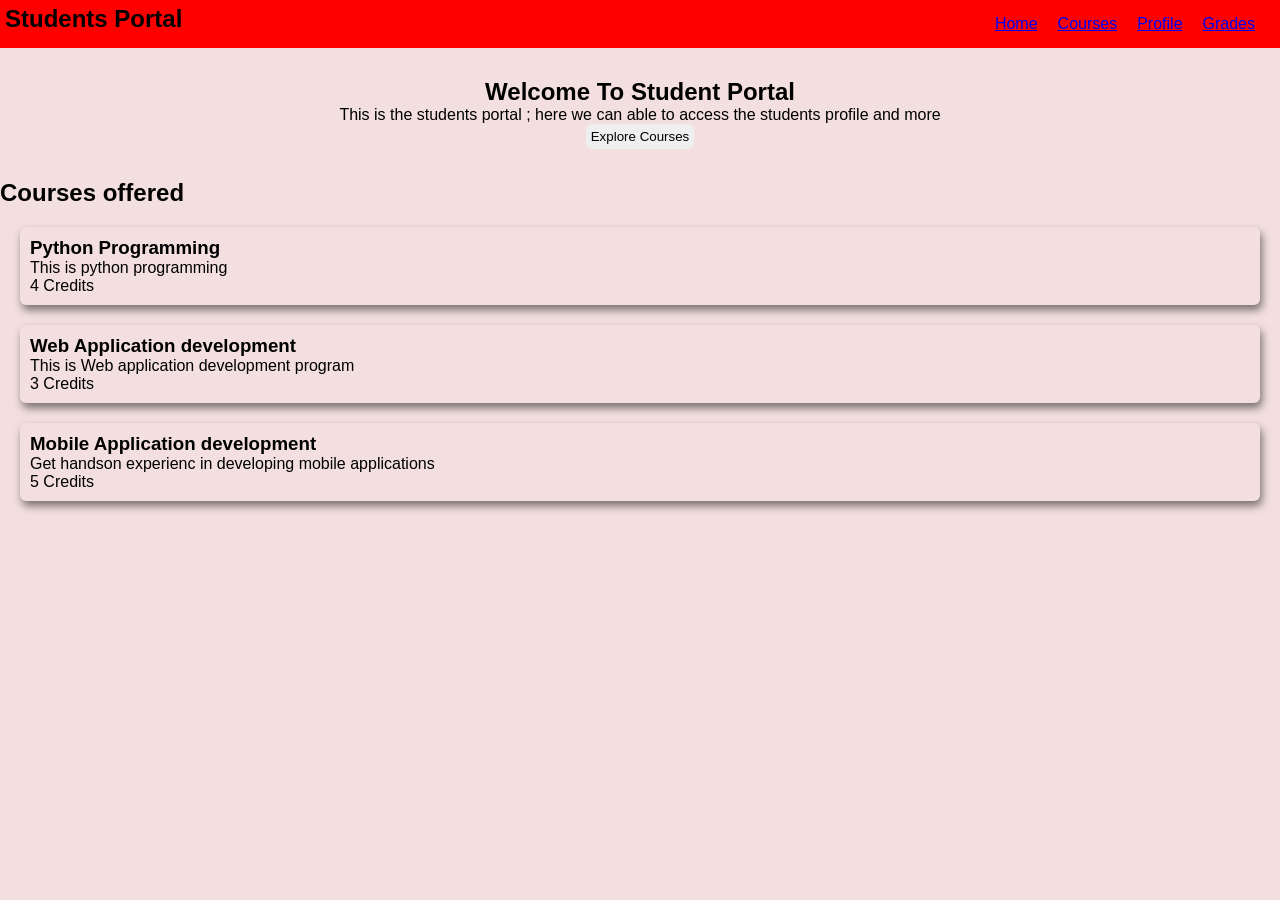
<file: pythonframework handson/Frontend Development/Module2_FrontendDev/vinoth/handson_01/index.html>
<!DOCTYPE html>
<html lang="en">
<head>
    <meta charset="UTF-8">
    <meta name="viewport" content="width=device-width, initial-scale=1.0">
    <title>Students Portal</title>
    <link rel="stylesheet" href="styles.css">
</head>
<body>
    <header>
        <h2>Students Portal</h2>
        <nav>
            <ul>
                <li><a href="#">Home</a></li>
                <li><a href="#">Courses</a></li>
                <li><a href="#">Profile</a></li>
                <li><a href="#">Grades</a></li>
            </ul>
        </nav>
    </header>
    <main>
        <section id = "hero">
            <h1>Welcome To Student Portal</h1>
            <p>This is the students portal ; here we can able to access the students profile and more</p>
            <button>Explore Courses</button>
        </section>
        <section id = "courses">
            <h2>Courses offered</h2>
            <article class="course-card">
                <h3>Python Programming</h3>
                <p>This is python programming</p>
                <span>4 Credits</span>
            </article>
            <article class="course-card">
                <h3>Web Application development</h3>
                <p>This is Web application development program </p>
                <span>3 Credits</span>
            </article>
            <article class="course-card">
                <h3>Mobile Application development</h3>
                <p>Get handson experienc in developing mobile applications</p>
                <span>5 Credits</span>
            </article>
        </section>
    </main>
    <footer>

    </footer>
</body>
</html>
</file>
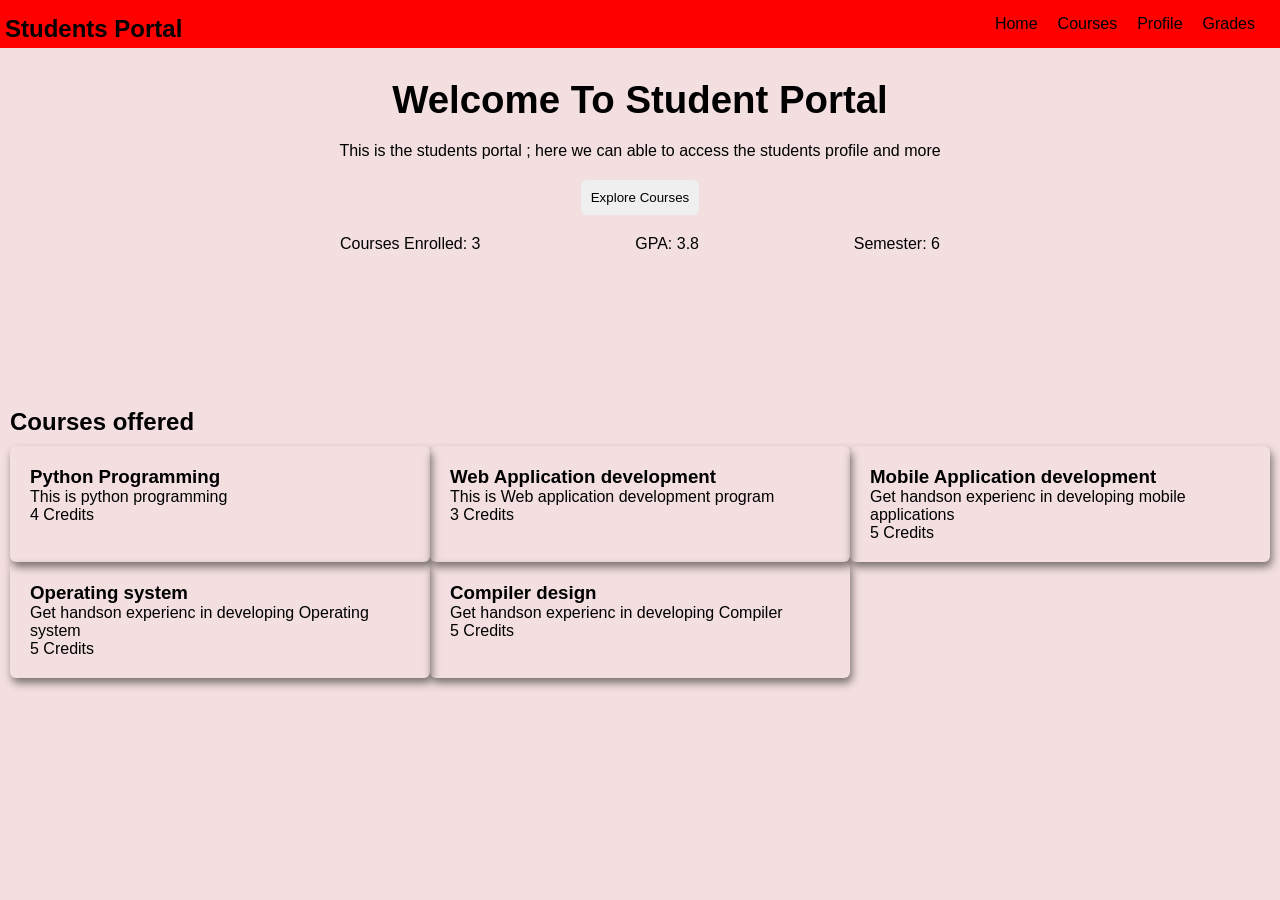
<file: pythonframework handson/Frontend Development/Module2_FrontendDev/vinoth/handson_02/index.html>
<!DOCTYPE html>
<html lang="en">
<head>
    <meta charset="UTF-8">
    <meta name="viewport" content="width=device-width, initial-scale=1.0">
    <title>Students Portal</title>
    <link rel="stylesheet" href="styles.css">
</head>
<body>
    <header>
        <h2>Students Portal</h2>
        <nav>
            <div class="menu-icon">☰</div>
            <ul class="nav-links">
                <li><a href="#">Home</a></li>
                <li><a href="#">Courses</a></li>
                <li><a href="#">Profile</a></li>
                <li><a href="#">Grades</a></li>
            </ul>
        </nav>
    </header>
    <main>
        <section id = "hero">
            <h1>Welcome To Student Portal</h1>
            <p>This is the students portal ; here we can able to access the students profile and more</p>
            <button>Explore Courses</button>
            <div class="stats-bar">
                <span>Courses Enrolled: 3</span>
                <span>GPA: 3.8</span>
                <span>Semester: 6</span>
            </div>
        </section>
        <section id = "courses">
            <h2>Courses offered</h2>
            <div class="course-grid">
            <article class="course-card">
                <h3>Python Programming</h3>
                <p>This is python programming</p>
                <span>4 Credits</span>
            </article>
            <article class="course-card">
                <h3>Web Application development</h3>
                <p>This is Web application development program </p>
                <span>3 Credits</span>
            </article>
            <article class="course-card">
                <h3>Mobile Application development</h3>
                <p>Get handson experienc in developing mobile applications</p>
                <span>5 Credits</span>
            </article>
            <article class="course-card">
                <h3>Operating system</h3>
                <p>Get handson experienc in developing Operating system</p>
                <span>5 Credits</span>
            </article>
            <article class="course-card">
                <h3>Compiler design</h3>
                <p>Get handson experienc in developing Compiler</p>
                <span>5 Credits</span>
            </article>
            </div>
        </section>
    </main>
    <footer>

    </footer>
</body>
</html>
</file>
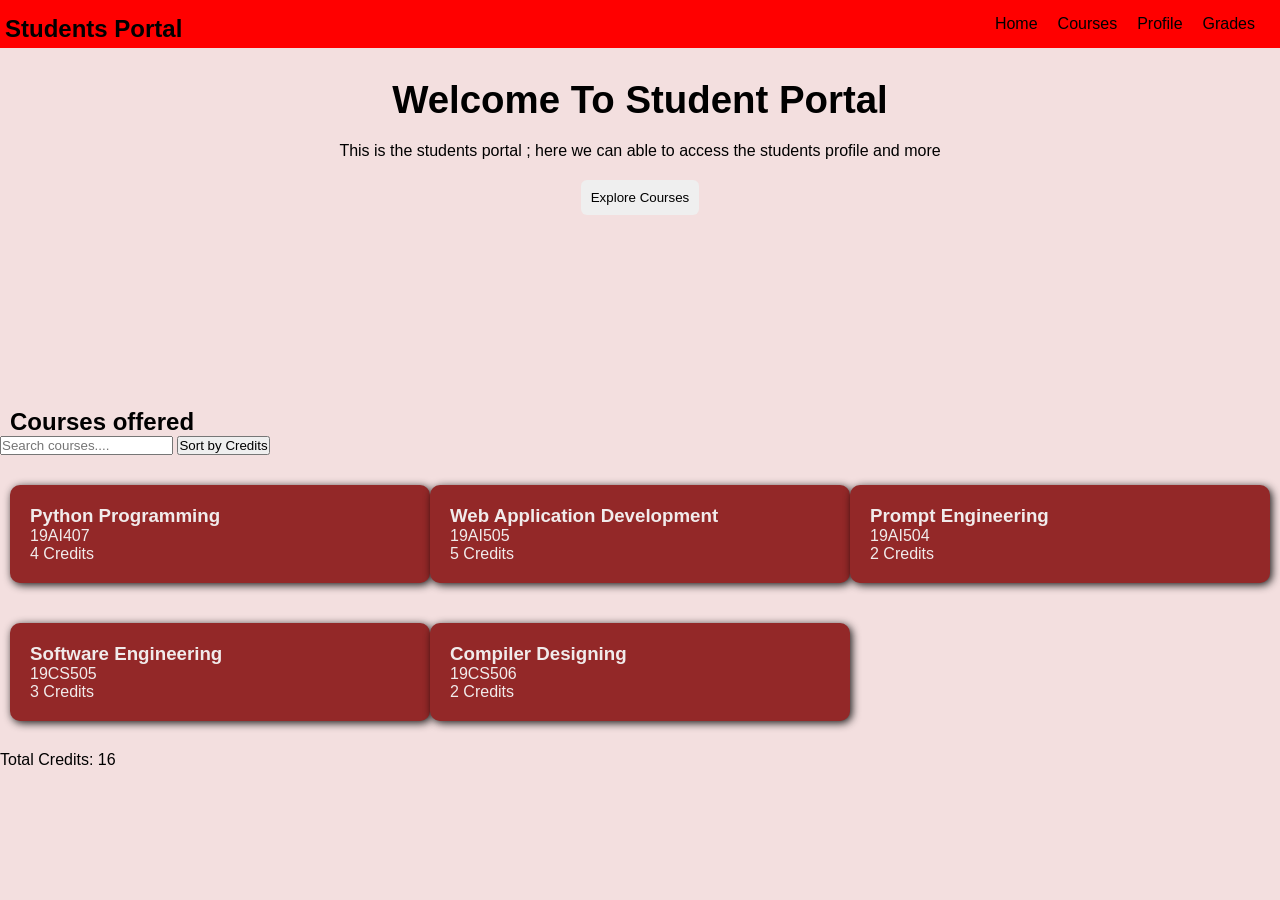
<file: pythonframework handson/Frontend Development/Module2_FrontendDev/vinoth/handson_03/index.html>
<!DOCTYPE html>
<html lang="en">
<head>
    <meta charset="UTF-8">
    <meta name="viewport" content="width=device-width, initial-scale=1.0">
    <title>Students Portal</title>
    <link rel="stylesheet" href="styles.css">
</head>
<body>
    <header>
        <h2>Students Portal</h2>
        <nav>
            <ul>
                <li><a href="#">Home</a></li>
                <li><a href="#">Courses</a></li>
                <li><a href="#">Profile</a></li>
                <li><a href="#">Grades</a></li>
            </ul>
        </nav>
    </header>
    <main>
        <section id = "hero">
            <h1>Welcome To Student Portal</h1>
            <p>This is the students portal ; here we can able to access the students profile and more</p>
            <button id = "explore-button">Explore Courses</button>
        </section>
        <section id = "courses">
            <h2>Courses offered</h2>
            <input 
                type="text"
                id="search-input"
                placeholder="Search courses....">
            <button id="sort-credits">Sort by Credits</button>
            <div class="course-grid">
            <!-- <article class="course-class">
                <h3>Python Programming</h3>
                <p>This is python programming</p>
                <span>4 Credits</span>
            </article>
            <article class="course-class">
                <h3>Web Application development</h3>
                <p>This is Web application development program </p>
                <span>3 Credits</span>
            </article>
            <article class="course-class">
                <h3>Mobile Application development</h3>
                <p>Get handson experienc in developing mobile applications</p>
                <span>5 Credits</span>
            </article>
            <article class="course-class">
                <h3>Operating system</h3>
                <p>Get handson experienc in developing Operating system</p>
                <span>5 Credits</span>
            </article>
            <article class="course-class">
                <h3>Compiler design</h3>
                <p>Get handson experienc in developing Compiler</p>
                <span>5 Credits</span>
            </article> -->


            </div>
            <p id="total-credits"></p>
        </section>
    </main>
    <footer>

    </footer>
    <script type="module" src="./app.js"></script>
</body>
</html>
</file>
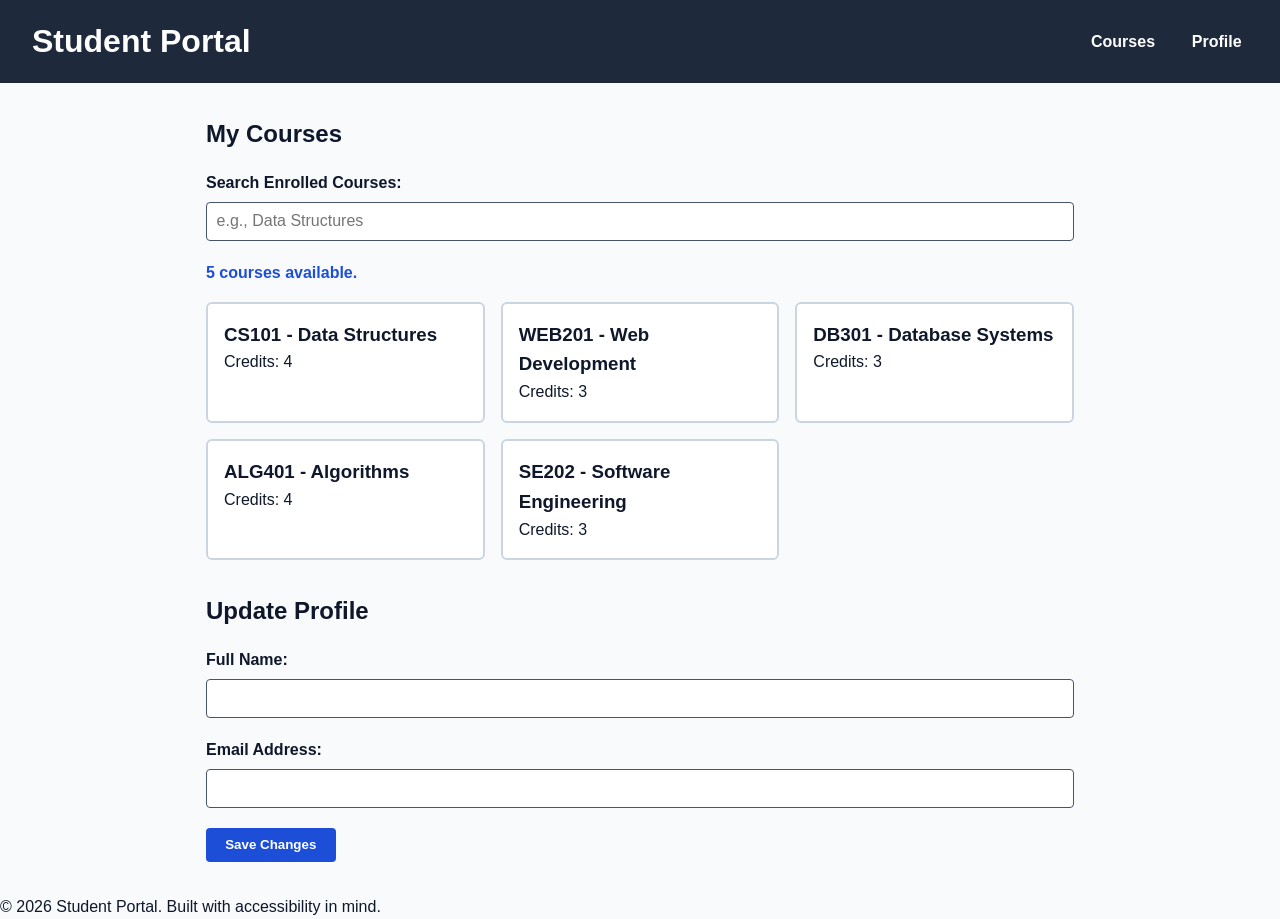
<file: pythonframework handson/Frontend Development/Module2_FrontendDev/vinoth/handson_09/index.html>
<!DOCTYPE html>
<html lang="en">
<head>
  <!-- Initial Lighthouse Score Record: 78/100 -> Target: 100/100 -->
  <!-- Audit Fixes: Added alt attributes, explicit labels, ARIA landmarks, correct heading hierarchy -->
  <meta charset="UTF-8">
  <meta name="viewport" content="width=device-width, initial-scale=1.0">
  <title>Student Portal - Accessible</title>
  <link rel="stylesheet" href="styles.css">
</head>
<body>

  <!-- Site Header Landmark -->
  <header>
    <h1>Student Portal</h1>
    
    <!-- Navigation Landmark with ARIA label -->
    <nav aria-label="Main navigation">
      <ul>
        <li><a href="#courses" aria-current="page">Courses</a></li>
        <li><a href="#profile">Profile</a></li>
      </ul>
    </nav>
  </header>

  <!-- Main Landmark -->
  <main>
    <section id="courses" aria-labelledby="courses-heading">
      <h2 id="courses-heading">My Courses</h2>

      <!-- Search Form Controls with Explicit Label -->
      <div class="search-box">
        <label for="course-search">Search Enrolled Courses:</label>
        <input 
          type="text" 
          id="course-search" 
          placeholder="e.g., Data Structures"
        >
      </div>

      <!-- ARIA Live Region for Screen Reader Announcements -->
      <div 
        id="search-status" 
        role="status" 
        aria-live="polite" 
        class="sr-only-status"
      >
        5 courses available.
      </div>

      <!-- Dynamic Course Grid Container -->
      <div class="course-grid" id="course-grid"></div>
    </section>

    <!-- Accessible Form Section -->
    <section id="profile" aria-labelledby="profile-heading">
      <h2 id="profile-heading">Update Profile</h2>
      <form id="profile-form">
        <div class="form-field">
          <label for="student-name">Full Name:</label>
          <input type="text" id="student-name" required>
        </div>

        <div class="form-field">
          <label for="student-email">Email Address:</label>
          <input type="email" id="student-email" required>
        </div>

        <button type="submit">Save Changes</button>
      </form>
    </section>
  </main>

  <!-- Footer Landmark -->
  <footer>
    <p>&copy; 2026 Student Portal. Built with accessibility in mind.</p>
  </footer>

  <script src="app.js"></script>
</body>
</html>
</file>
<file: pythonframework handson/Frontend Development/Module2_FrontendDev/vinoth/handson_01/styles.css>
*{
    margin: 0;
    padding: 0;
    box-sizing: border-box;
}
body{
    font-family: Arial, Helvetica, sans-serif;
    background-color: rgb(243, 223, 223);
    color: black;
}
header{
    padding: 5px;
    background-color: red ;
    display: flex;
    justify-content: space-between;
}
nav ul{
    display: flex;
    list-style: none;
    gap: 20px;
    padding: 10px;
    cursor: pointer;
    margin-right: 10px;
    
}

#hero{
    text-align: center;
    padding: 30px;
}
#hero button{
    padding: 5px;
    border: 10px;
    border-color: black;
    border-radius: 6px;
    cursor: pointer;
}
#hero button:hover{
    background-color: crimson;
    color: whitesmoke;
}
.course-card{
    padding: 10px;
    border: 2px;
    margin: 20px;
    border-color: black;
    border-radius: 6px;
    box-shadow: 2px 5px 8px rgb(0,0,0,0.5);
}
</file>
<file: pythonframework handson/Frontend Development/Module2_FrontendDev/vinoth/handson_02/styles.css>
*{
    margin: 0;
    padding: 0;
    box-sizing: border-box;
}
body{
    font-family: Arial, Helvetica, sans-serif;
    background-color: rgb(243, 223, 223);
    color: black;
}
header{
    padding: 5px;
    background-color: red ;
    display: flex;
    justify-content: space-between;
    align-items: center;

    h2{
        padding-top: 10px;
    }
}
nav {
    display: flex;
    align-items: center;
    gap: 10px;
}
.menu-icon {
    display: block;
    font-size: 24px;
    cursor: pointer;
}
nav .nav-links{
    display: none;
    list-style: none;
    gap: 20px;
    padding: 10px;
    cursor: pointer;
    margin-right: 10px;
}
nav a{
    text-decoration-color: black;
    text-decoration: none;
    color: black;
}
#hero{
    text-align: center;
    padding: 30px;
    display: flex;
    flex-direction: column;
    align-items: center;
    min-height: 40vh;
    p{
        margin-bottom: 20px;
    }
    h1{
        margin-bottom: 20px;
        font-size:clamp(1.5rem,3vw,2.5rem);
    }
}
#hero button{
    padding: 10px;
    border: 11px;
    border-color: black;
    border-radius: 6px;
    cursor: pointer;
}
#hero button:hover{
    background-color: crimson;
    color: whitesmoke;
}
.stats-bar {
    display: flex;
    justify-content: space-between;
    width: 100%;
    max-width: 600px;
    margin-top: 20px;
}
.course-card{
    padding: 20px;
    border: 2px;
    border-color: black;
    border-radius: 6px;
    box-shadow: 2px 5px 8px rgb(0,0,0,0.5);
}
#courses h2{
    margin-left: 10px;
    
}
/* .course-grid{
    display: grid;
    grid-template-columns: repeat(auto-fit,minmax(280px,1fr));
    gap: 10px;
    margin: 10px;
} */

/* mobile first implementation */

.course-grid{
    display: grid;
    grid-template-columns: 1fr;
    margin: 10px;
}

@media (min-width : 768px){
    .nav-links {
        display: flex !important;
    }
    .menu-icon {
        display: none;
    }
    .course-grid{
        grid-template-columns: repeat(2,1fr);
    }
}

@media (min-width: 1024px) {
    .course-grid{
        grid-template-columns: repeat(3,1fr);
    }
}
</file>
<file: pythonframework handson/Frontend Development/Module2_FrontendDev/vinoth/handson_03/styles.css>
*{
    margin: 0;
    padding: 0;
    box-sizing: border-box;
}
body{
    font-family: Arial, Helvetica, sans-serif;
    background-color: rgb(243, 223, 223);
    color: black;
}
header{
    padding: 5px;
    background-color: red ;
    display: flex;
    justify-content: space-between;

    h2{
        padding-top: 10px;
    }
}
nav ul{
    display: flex;
    list-style: none;
    gap: 20px;
    padding: 10px;
    cursor: pointer;
    margin-right: 10px;
    
}
nav a{
    text-decoration-color: black;
    text-decoration: none;
    color: black;
}
#hero{
    text-align: center;
    padding: 30px;
    display: flexbox;
    min-height: 40vh;
    p{
        margin-bottom: 20px;
    }
    h1{
        margin-bottom: 20px;
        font-size:clamp(1.5rem,3vw,2.5rem);
    }
}
#hero button{
    padding: 10px;
    border: 11px;
    border-color: black;
    border-radius: 6px;
    cursor: pointer;
}
#hero button:hover{
    background-color: crimson;
    color: whitesmoke;
}
.course-class{
    padding: 20px;
    border: 2px;
    border-color: black;
    border-radius: 6px;
    box-shadow: 2px 5px 8px rgb(0,0,0,0.5);
}
#courses h2{
    margin-left: 10px;
    
}
.course-card{
    background-color:rgb(147, 40, 40);
    padding:20px;
    margin:20px 0 ;
    border-radius:10px;
    color: #f1ebeb;
    box-shadow: 2px 2px 8px rgba(0,0,0,0.9);
}
/* .course-grid{
    display: grid;
    grid-template-columns: repeat(auto-fit,minmax(280px,1fr));
    gap: 10px;
    margin: 10px;
} */

/* mobile first implementation */

.course-grid{
    display: grid;
    grid-template-columns: 1fr;
    margin: 10px;
}

@media (min-width : 762px){
    .course-grid{
        grid-template-columns: repeat(2,1fr);
    }
}

@media (min-width: 1024px) {
    .course-grid{
        grid-template-columns: repeat(3,1fr);
    }
}
</file>
<file: pythonframework handson/Frontend Development/Module2_FrontendDev/vinoth/handson_09/styles.css>
/*
  COLOUR CONTRAST DOCUMENTATION (WCAG AA Compliance > 4.5:1)
  - Dark Blue Text on Light Gray Background: #0f172a on #f8fafc (Ratio: 15.8:1) [PASS]
  - Primary Button Text: #ffffff on #1d4ed8 (Ratio: 4.6:1) [PASS]
  - Nav Hover Link: #ffffff on #1e293b (Ratio: 11.5:1) [PASS]
  
  CANIUSE CHECK (CSS Grid & Clamp):
  - CSS Grid: Supported across 98.5% of modern browsers (Chrome, Firefox, Safari, Edge).
  - Clamp(): Supported across 96.2% of active browsers globally.
*/

* {
  margin: 0;
  padding: 0;
  box-sizing: border-box;
}

body {
  font-family: Arial, sans-serif;
  background-color: #f8fafc;
  color: #0f172a; /* Ratio 15.8:1 against #f8fafc */
  line-height: 1.6;
}

/* Header & Navigation */
header {
  background-color: #1e293b;
  color: #ffffff;
  padding: 1rem 2rem;
  display: flex;
  justify-content: space-between;
  align-items: center;
}

nav ul {
  list-style: none;
  display: flex;
  gap: 1.5rem;
}

nav a {
  color: #ffffff;
  text-decoration: none;
  font-weight: bold;
  padding: 0.2rem 0.4rem;
}

/* Visible Keyboard Focus Indicator */
nav a:focus-visible,
input:focus-visible,
button:focus-visible,
.course-card:focus-visible {
  outline: 3px solid #f59e0b;
  outline-offset: 3px;
}

main {
  max-width: 900px;
  margin: 2rem auto;
  padding: 0 1rem;
}

h2 {
  margin-bottom: 1rem;
}

.search-box, .form-field {
  margin-bottom: 1.2rem;
}

label {
  display: block;
  font-weight: bold;
  margin-bottom: 0.4rem;
}

input {
  width: 100%;
  padding: 0.6rem;
  border: 1px solid #475569;
  border-radius: 4px;
  font-size: 1rem;
}

button {
  padding: 0.6rem 1.2rem;
  background-color: #1d4ed8; /* 4.6:1 Contrast Ratio with white text */
  color: #ffffff;
  border: none;
  border-radius: 4px;
  font-weight: bold;
  cursor: pointer;
}

button:hover {
  background-color: #1e40af;
}

/* Course Grid */
.course-grid {
  display: grid;
  grid-template-columns: repeat(auto-fit, minmax(250px, 1fr));
  gap: 1rem;
  margin-bottom: 2rem;
}

/* Keyboard Selectable Card Styles */
.course-card {
  background-color: #ffffff;
  padding: 1rem;
  border: 2px solid #cbd5e1;
  border-radius: 6px;
  cursor: pointer;
}

.course-card:hover {
  border-color: #1d4ed8;
}

.sr-only-status {
  margin-bottom: 1rem;
  font-weight: bold;
  color: #1d4ed8;
}
</file>
